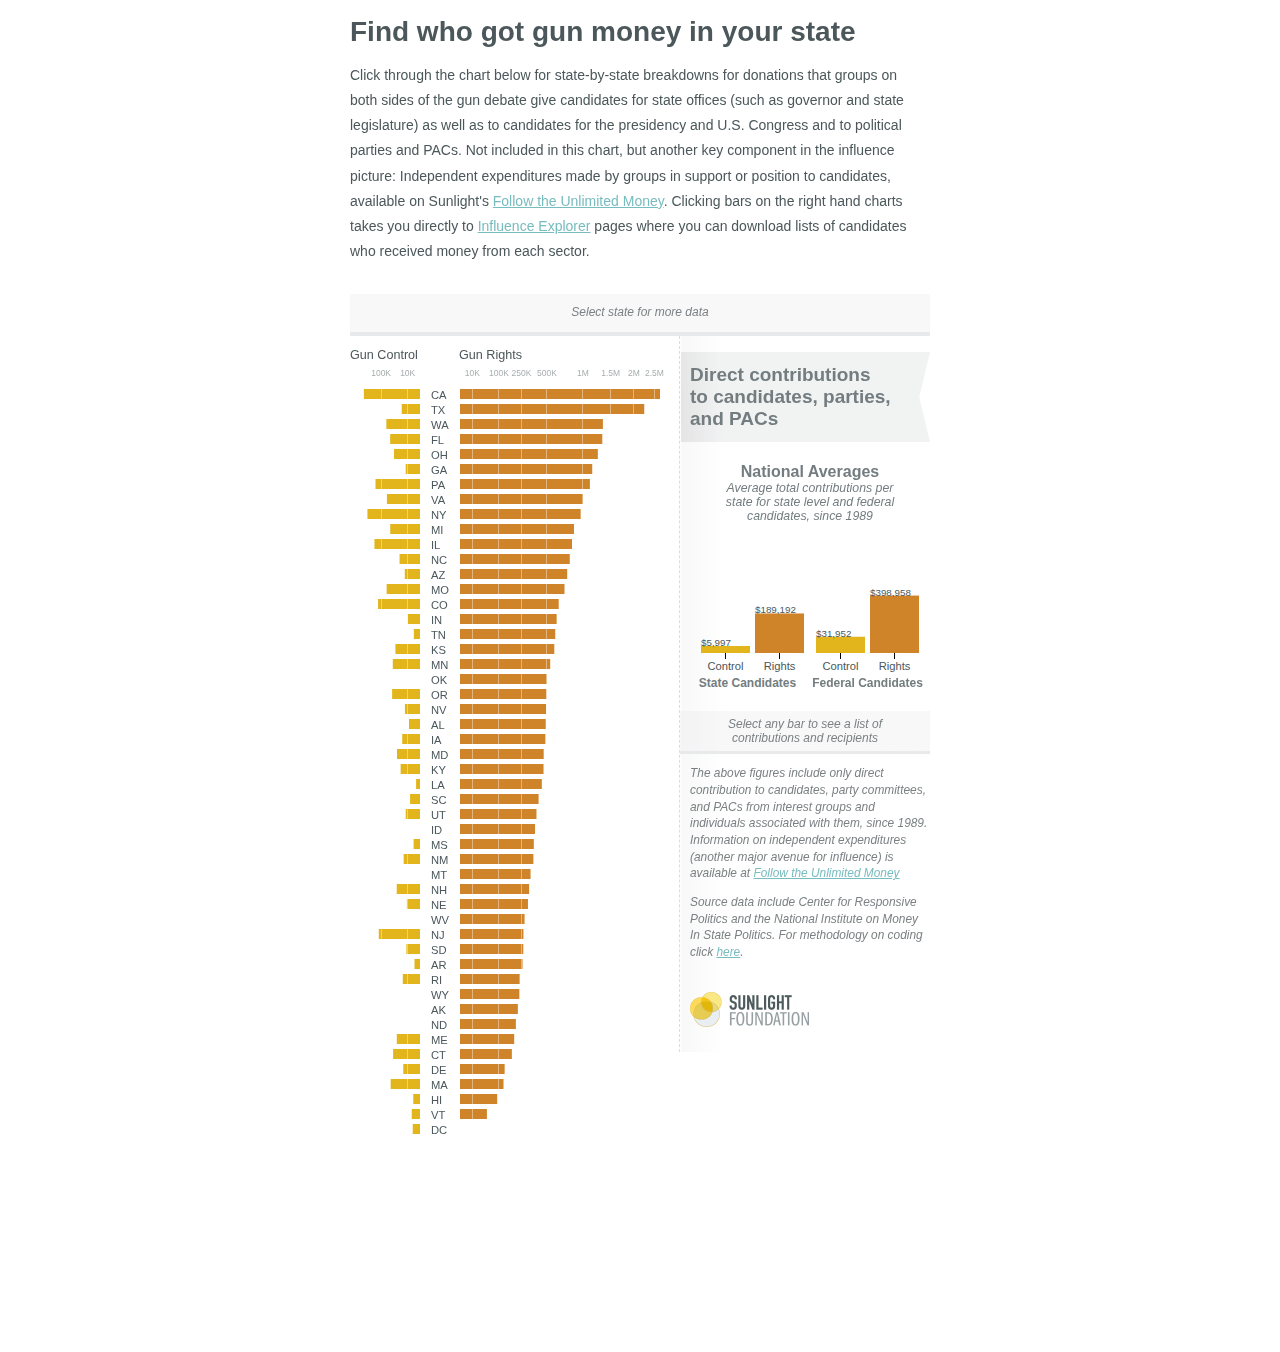
<file: index.html>
<!DOCTYPE html>
<html>
    <head>
        <script type="text/javascript" src="d3.v2.min.js"></script>
        <script type="text/javascript" src="jquery.min.js"></script>
        <script type="text/javascript" src="underscore-min.js"></script>
        <link rel="stylesheet" type="text/css" href="style.css">
    </head>
    <body>
        <div id="page">
            <div id="intro">
                <iframe id="ghButton" src="http://assets.sunlightlabs.com.s3.amazonaws.com/github-buttons/github-btn.html?user=sunlightlabs&repo=gun-data-explorer&type=fork"
                      allowtransparency="true" frameborder="0" scrolling="0" width="62" height="20"></iframe>
                <h1>Find who got gun money in your state</h1>
				<p>
					Click through the chart below for state-by-state breakdowns for donations that groups on both sides of the gun debate give candidates for state offices (such as governor and state legislature) as well as to candidates for the presidency and U.S. Congress and to political parties and PACs. Not included in this chart, but another key component in the influence picture: Independent expenditures made by groups in support or position to candidates, available on Sunlight&apos;s <a href="http://reporting.sunlightfoundation.com/outside-spending/">Follow the Unlimited Money</a>. Clicking bars on the right hand charts takes you directly to <a href="http://influenceexplorer.com/" target="_blank">Influence Explorer</a> pages where you can download lists of candidates who received money from each sector.
				</p>
				<div class="ibChartTip">
					<span class="tip">Select state for more data</span>
				</div>
            </div>
        <div id="infoBox">
            <h1 id="miniChartTitle">
            	Direct contributions to candidates, parties, and PACs
            </h1>            
            <h3 id="ibHeader">
                National Averages
            	<span class="qualifier">Average total contributions per state for state level and federal candidates, since 1989</span>
            </h3>
            <div id="ibLeftChartContainer" class="miniChartContainer">
                <svg id="stateMiniChart"></svg>
                <div id="stateMiniChartTitle" class="miniChartTitle">State Candidates</div>
            </div>
            <div id="ibRightChartContainer" class="miniChartContainer">
                <svg id="federalMiniChart"></svg>
                <div id="federalMiniChartTitle" class="miniChartTitle">Federal Candidates</div>
            </div>
            <div class="clear"></div>
            <div class="ibChartTip">
	            <span class="tip">Select any bar to see a list of contributions and recipients</span>
       		</div>
            <div id="ibCaption">
                <p>
                	The above figures include only direct contribution to candidates, party committees, and PACs from interest groups and individuals associated with them, since 1989. Information on independent expenditures (another major avenue for influence) is available at <a href="http://reporting.sunlightfoundation.com/outside-spending/super-pacs/">Follow the Unlimited Money</a>
                </p>
                <p>
                	Source data include Center for Responsive Politics and the National Institute on Money In State Politics. For methodology on coding click <a href="http://www.opensecrets.org/news/2011/07/improved-ideological-coding.html">here</a>.
                </p>
                <img class="sfLogo" src="sf_logo.png">
            </div>
        </div>
        <div id="mainChartContainer">
            <svg id="chart"></svg>
        </div>
        <script type="text/javascript" src="bars.js"></script>
    </div>
    </body>
</html>
</file>
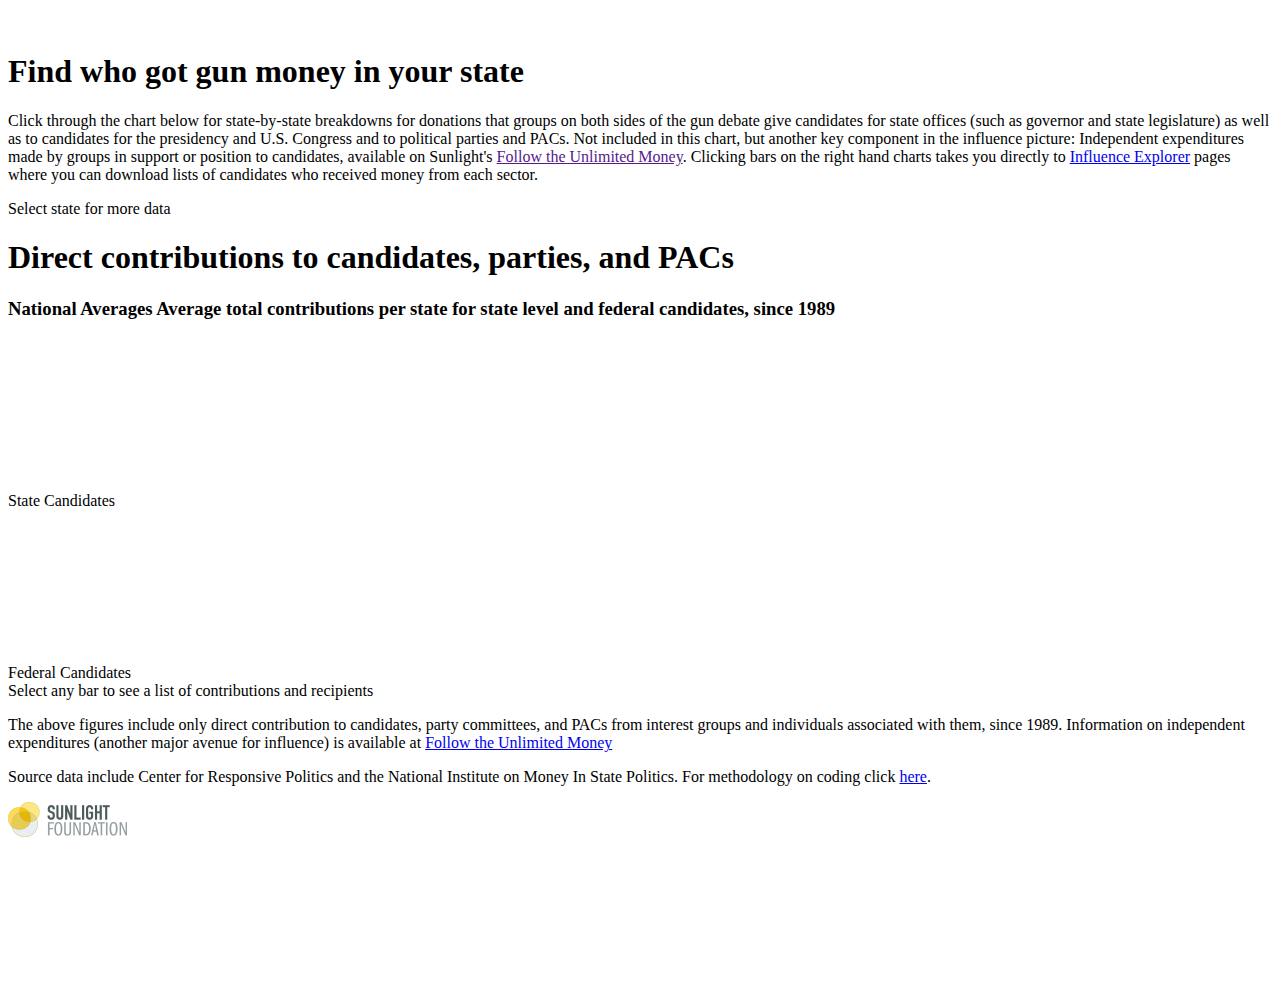
<file: shareable.html>
<!DOCTYPE html>
<meta charset="utf-8">
<html>
    <head>


<script src="http://assets.sunlightlabs.com.s3.amazonaws.com/gun_data_explorer/d3.v2.min.js"></script>
<script src="http://assets.sunlightlabs.com.s3.amazonaws.com/gun_data_explorer/jquery.min.js"></script>
        <script type="text/javascript" src="http://assets.sunlightlabs.com.s3.amazonaws.com/gun_data_explorer/underscore-min.js"></script>
<link rel="stylesheet" type="text/css" href="http://assets.sunlightlabs.com.s3.amazonaws.com/gun_data_explorer/style.css">

</head>

    <body>
    <div id="page">
            <div id="intro">
                <iframe id="ghButton" src="http://assets.sunlightlabs.com.s3.amazonaws.com/github-buttons/github-btn.html?user=sunlightlabs&repo=gun-data-explorer&type=fork"
                      allowtransparency="true" frameborder="0" scrolling="0" width="62" height="20"></iframe>
                <h1>Find who got gun money in your state</h1>
				<p>
					Click through the chart below for state-by-state breakdowns for donations that groups on both sides of the gun debate give candidates for state offices (such as governor and state legislature) as well as to candidates for the presidency and U.S. Congress and to political parties and PACs. Not included in this chart, but another key component in the influence picture: Independent expenditures made by groups in support or position to candidates, available on Sunlight&apos;s <a href="">Follow the Unlimited Money</a>. Clicking bars on the right hand charts takes you directly to <a href="http://influenceexplorer.com/" target="_blank">Influence Explorer</a> pages where you can download lists of candidates who received money from each sector.
				</p>
				<div class="ibChartTip">
					<span class="tip">Select state for more data</span>
				</div>
            </div>
        <div id="infoBox">
            <h1 id="miniChartTitle">
            	Direct contributions to candidates, parties, and PACs
            </h1>            
            <h3 id="ibHeader">
                National Averages
            	<span class="qualifier">Average total contributions per state for state level and federal candidates, since 1989</span>
            </h3>
            <div id="ibLeftChartContainer" class="miniChartContainer">
                <svg id="stateMiniChart"></svg>
                <div id="stateMiniChartTitle" class="miniChartTitle">State Candidates</div>
            </div>
            <div id="ibRightChartContainer" class="miniChartContainer">
                <svg id="federalMiniChart"></svg>
                <div id="federalMiniChartTitle" class="miniChartTitle">Federal Candidates</div>
            </div>
            <div class="clear"></div>
            <div class="ibChartTip">
	            <span class="tip">Select any bar to see a list of contributions and recipients</span>
       		</div>
            <div id="ibCaption">
                <p>
                	The above figures include only direct contribution to candidates, party committees, and PACs from interest groups and individuals associated with them, since 1989. Information on independent expenditures (another major avenue for influence) is available at <a href="http://reporting.sunlightfoundation.com/outside-spending/super-pacs/">Follow the Unlimited Money</a>
                </p>
                <p>
                	Source data include Center for Responsive Politics and the National Institute on Money In State Politics. For methodology on coding click <a href="http://www.opensecrets.org/news/2011/07/improved-ideological-coding.html">here</a>.
                </p>
         <img class="sfLogo" src="sf_logo.png">
            </div>
        </div>
        <div id="mainChartContainer">
            <svg id="chart"></svg>
        </div>
    </div>
<script type="text/javascript" src="http://assets.sunlightlabs.com.s3.amazonaws.com/gun_data_explorer/bars.js"></script>
</body>
</html>
</file>
<file: style.css>
#page {
    width:580px;
    height:1000px;
    margin: auto;
    font-family:Helvetica, Arial, sans-serif;
    color: rgb(75, 87, 90);
    font-size: 14px;
}

body {
    margin:0px;
}

#intro {
    width:100%;
}

#ghButton {
    float:right;
}

a {
	color: #78bcbf;
}
a:hover{
	color: #635F5C;
}

#mainChartContainer {
    width:325px;
    height:100%;
}

#chart {
    width:100%;
    height:100%;
    margin-top: 13px;
}
.bigBarLabel.pro{
	text-align: right;
}
.bigBarLabel {
    font-size:0.7em;
    font-style:italic;
    pointer-events:none;
    z-index:99999;
    fill:rgb(75, 87, 90);
    visibility:hidden;
    text-align: right;
}

#infoBox {
    float:right;
    width:250px;
    color: rgb(115, 125, 128);
    border-left: 1px dashed rgb(218, 220, 221);
    background: -moz-linear-gradient(left,  rgba(255,255,255,0.3) 0%, rgba(232,233,234,0.3) 1%, rgba(255,255,255,0.25) 18%, rgba(255,255,255,0) 100%); /* FF3.6+ */
background: -webkit-gradient(linear, left top, right top, color-stop(0%,rgba(255,255,255,0.3)), color-stop(1%,rgba(232,233,234,0.3)), color-stop(18%,rgba(255,255,255,0.25)), color-stop(100%,rgba(255,255,255,0))); /* Chrome,Safari4+ */
background: -webkit-linear-gradient(left,  rgba(255,255,255,0.3) 0%,rgba(232,233,234,0.3) 1%,rgba(255,255,255,0.25) 18%,rgba(255,255,255,0) 100%); /* Chrome10+,Safari5.1+ */
background: -o-linear-gradient(left,  rgba(255,255,255,0.3) 0%,rgba(232,233,234,0.3) 1%,rgba(255,255,255,0.25) 18%,rgba(255,255,255,0) 100%); /* Opera 11.10+ */
background: -ms-linear-gradient(left,  rgba(255,255,255,0.3) 0%,rgba(232,233,234,0.3) 1%,rgba(255,255,255,0.25) 18%,rgba(255,255,255,0) 100%); /* IE10+ */
background: linear-gradient(to right,  rgba(255,255,255,0.3) 0%,rgba(232,233,234,0.3) 1%,rgba(255,255,255,0.25) 18%,rgba(255,255,255,0) 100%); /* W3C */
filter: progid:DXImageTransform.Microsoft.gradient( startColorstr='#4dffffff', endColorstr='#00ffffff',GradientType=1 ); /* IE6-9 */

}

.miniChartContainer {
    width:50%;
    height:150px;
    margin-bottom:38px;
    box-sizing: border-box;
    -moz-box-sizing: border-box;
    -webkit-box-sizing: border-box;
}

#ibLeftChartContainer {
    float:left;
    padding-left: 10px;
    box-sizing: border-box;
    -moz-box-sizing: border-box;
    -webkit-box-sizing: border-box;
}

#ibRightChartContainer {
    float:right;
}

#miniChartTitle {
	margin-top: 16px;
	font-size: 19px;
	background: url(bg_header.png) top right no-repeat;
	padding: 12px 38px 0px 9px;
	width: 202px;
	height: 78px;
	margin-left: 1px;

}
.miniChartTitle{
	text-align: center;
}
.miniBarLabel {
    font-size: .7em;
    fill:rgb(75, 87, 90);
    margin-bottom: 2px;
}

.stateLabel {
    font-family:Arial, Helvetica, sans-serif;
    font-size:.8em;
    fill: rgb(75, 87, 90);
}

.axis {
    shape-rendering: crispEdges;
}

.x.axis {
    opacity: .5;
    fill: none;
}

.x.axis line {
    stroke: #fff;
    stroke-opacity: .8;
}

.x.axis text {
    font: 8.5px sans-serif;
    fill: rgb(75, 87, 90);
}

.mini-axis path,
.mini-axis line {
    fill:none;
    stroke: black;
    shape-rendering: crispEdges;
}

.x.mini-axis path {
    display: none;
}

.x.mini-axis text {
    font-size: .8em;
    fill: rgb(75, 87, 90);
}

.colLabel {
    font: .9em sans-serif;
    fill: rgb(75, 87, 90);
}

.bar {
}

.bar.control {
    fill: #e1b51b;
}

.bar.rights {
    fill: #d08429;
}

/* INFO BOX */

.selectorMask {
    fill: rgba(55,55,55,0);
    z-index: 999;
}

.selectorMask.darkened{
    fill: rgba(55,55,55,.1);
}

.selectorMask.selected{
    fill: rgba(55,55,55,0);
    stroke-width: 1px;
    stroke-dasharray: 1px;
    stroke: rgb(158, 158, 158);
}
.ibChartTip{
	padding: 6px 15px;
	font-size: 12px;
	background-color: rgba(232, 233, 234, 0.3);
	text-align: center;
	display: block;
	width: 100%;
	box-sizing: border-box;
	-webkit-box-sizing: border-box;
	-moz-box-sizing: border-box;
}
.clear{
	clear: both;
}
#ibHeader {
	font-size: 16px;
	margin: 21px 0 0px 10px;
	text-align: center;
}


#ibCaption {
	clear: left;
    font-size: 0.85em;
    font-style: italic;
    font-weight: normal;
    border-top: 3px solid #e8e9ea;
    color: rgb(123, 129, 131);
    line-height: 1.4em;
	padding-left: 10px;
	width: 100%;
	box-sizing: border-box;
	-webkit-box-sizing: border-box;
	-moz-box-sizing: border-box;
}
.tip{
	color: rgb(123, 129, 131);
	font-style: italic;
}
#miniChartTitle .tip{
	display: block;
	font-size: 12px;
	font-weight: normal; 
	}
.qualifier {
	display: block;
	font-size: 77%;
	font-style: italic;
	font-weight: normal;
	padding-top: 2px;
	padding: 0 24px;
}
.miniChartContainer .ieDataLink:hover{
	border-top: 1px solid black;
	padding: 2px;
}
.bar.rights:hover{
	fill: rgb(199, 93, 33);
}
.bar.control:hover{
	fill: rgb(231, 207, 28);
}

.sfLogo{
	margin-top: 20px;
	margin-bottom: 20px;
}
#intro{
	line-height: 1.8em;
}
#intro .ibChartTip{
	margin-top: 30px;
	border-bottom:4px solid #e8e9ea;
}

#intro p {
    padding-right:5px;
}

#stateMiniChartTitle, #federalMiniChartTitle{
	font-size: 12px;
	font-weight: bold;
}
</file>
